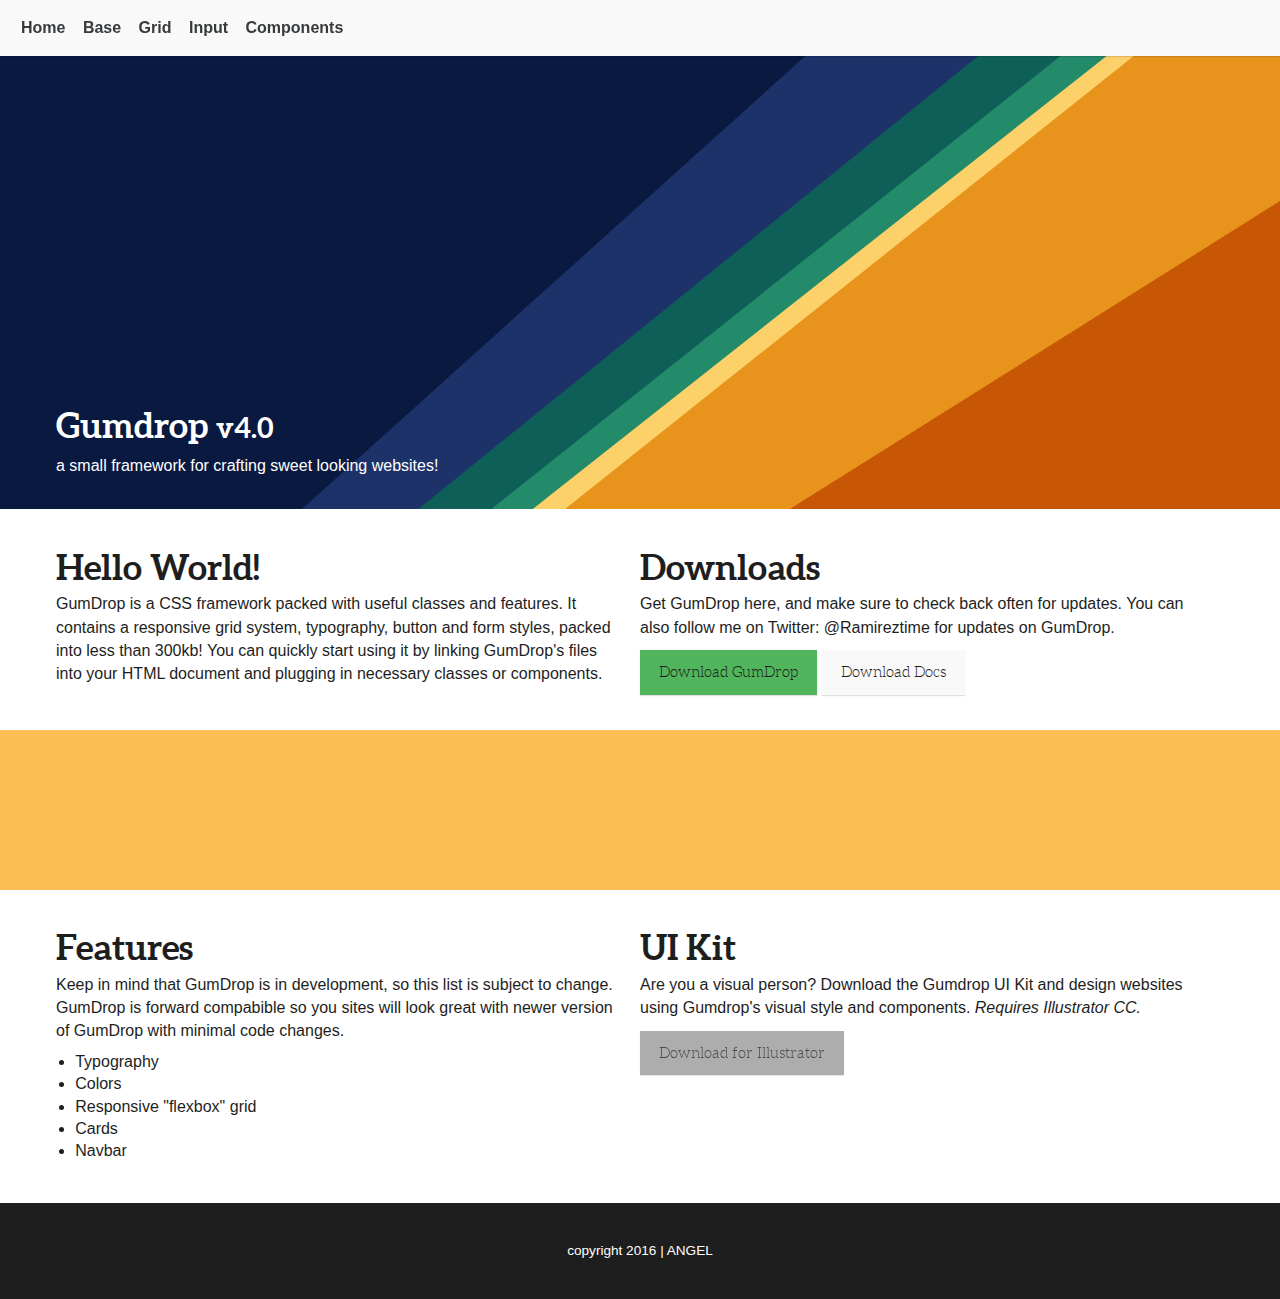
<file: docs/index.html>
<!DOCTYPE html>
<html lang="en">
<head>
    <meta charset="UTF-8">
	<meta name="viewport" content="width=device-width, initial-scale=1">
	<meta http-equiv="x-ua-compatible" content="ie=edge">

    <title>Gumdrop v4.0 | Home</title>

    <!-- This is the Gumdrop stylesheet, it requires that it be located at the top of your document.
    You can load additional stylesheets below it to manipulate Gumdrop or add your own CSS. -->
    <link rel="stylesheet" href="assets/css/gumdrop-base.css"/>
    <link rel="stylesheet" href="assets/css/documentation.css"/>

</head>
<body>
    
    <header id="site-header">
        <nav class="nav default">
            <a id="toggle-nav" onclick="toggle_visibility('menu');" title="Menu"><i class="fa fa-bars"></i> Menu</a>
            <div id="menu">
                <a href="index.html" title="Home">Home</a>
                <a href="base.html" title="Base">Base</a>
                <a href="grid.html" title="Grid">Grid</a>
                <a href="input.html" title="Inputs, Buttons, Forms">Input</a>
                <a href="components.html" title="Components">Components</a>
            </div>
        </nav>
    </header>

    <section class="hero">
        <div class="container">
            <div class="hero-text">
                <h1>Gumdrop <small>v4.0</small></h1>
                <p>a small framework for crafting sweet looking websites!</p>
            </div>
        </div>
    </section>

    <section class="default section-spacer">
        <div class="container">
            <div class="row">
                <div class="grid-6">
                    <h1>Hello World!</h1>
                    <p>GumDrop is a CSS framework packed with useful classes and features. It contains a responsive grid system, typography, button and form styles, packed into less than 300kb! You can quickly start using it by linking GumDrop's files into your HTML document and plugging in necessary classes or components.</p>
                </div>
                <div class="grid-6">
                    <h1>Downloads</h1>
                    <p>Get GumDrop here, and make sure to check back often for updates. You can also follow me on Twitter: @Ramireztime for updates on GumDrop.</p>
                    <div class="btn-group">
                        <a class="btn btn-block btn-success" title="View on GitHub" href="https://github.com/ramireztime/gumdrop">Download GumDrop</a>
                        <a class="btn btn-block btn-default" title="View on GitHub" href="https://github.com/ramireztime/gumdrop">Download Docs</a>
					</div>
                </div>
            </div>
        </div>
        </div>
    </section>

    <div class="decorative-spacer"></div>

    <section class="default section-spacer">
        <div class="container">
            <div class="row">
                <div class="grid-6">
                    <h1>Features</h1>
                    <p>Keep in mind that GumDrop is in development, so this list is subject to change. GumDrop is forward compabible so you sites will look great with newer version of GumDrop with minimal code changes. 
                    <ul>
                        <li>Typography</li>
                        <li>Colors</li>
                        <li>Responsive "flexbox" grid</li>
                        <li>Cards</li>
                        <li>Navbar</li>
                    </ul>
                    </p>
                </div>
                <div class="grid-6">
                    <h1>UI Kit</h1>
                    <p>Are you a visual person? Download the Gumdrop UI Kit and design websites using Gumdrop's visual style and components. <em>Requires Illustrator CC.</em></p>
                    <div class="btn-group">
                        <a class="btn btn-block disabled btn-success" title="Coming soon" href="#">Download for Illustrator</a>
					</div>
                </div>
            </div>
        </div>
        </div>
    </section>

    <footer id="site-footer">
        <p>copyright 2016 | ANGEL</p>
    </footer>

    <!-- This is the Gumdrop JavaScript file. It is required for use of Navbar component. Please note however,
    that it does NOT include (nor require) JQuery. You can however choose to load it on your project :) -->
    <script src="assets/js/gumdrop.js"></script>
</body>
</html>
</file>
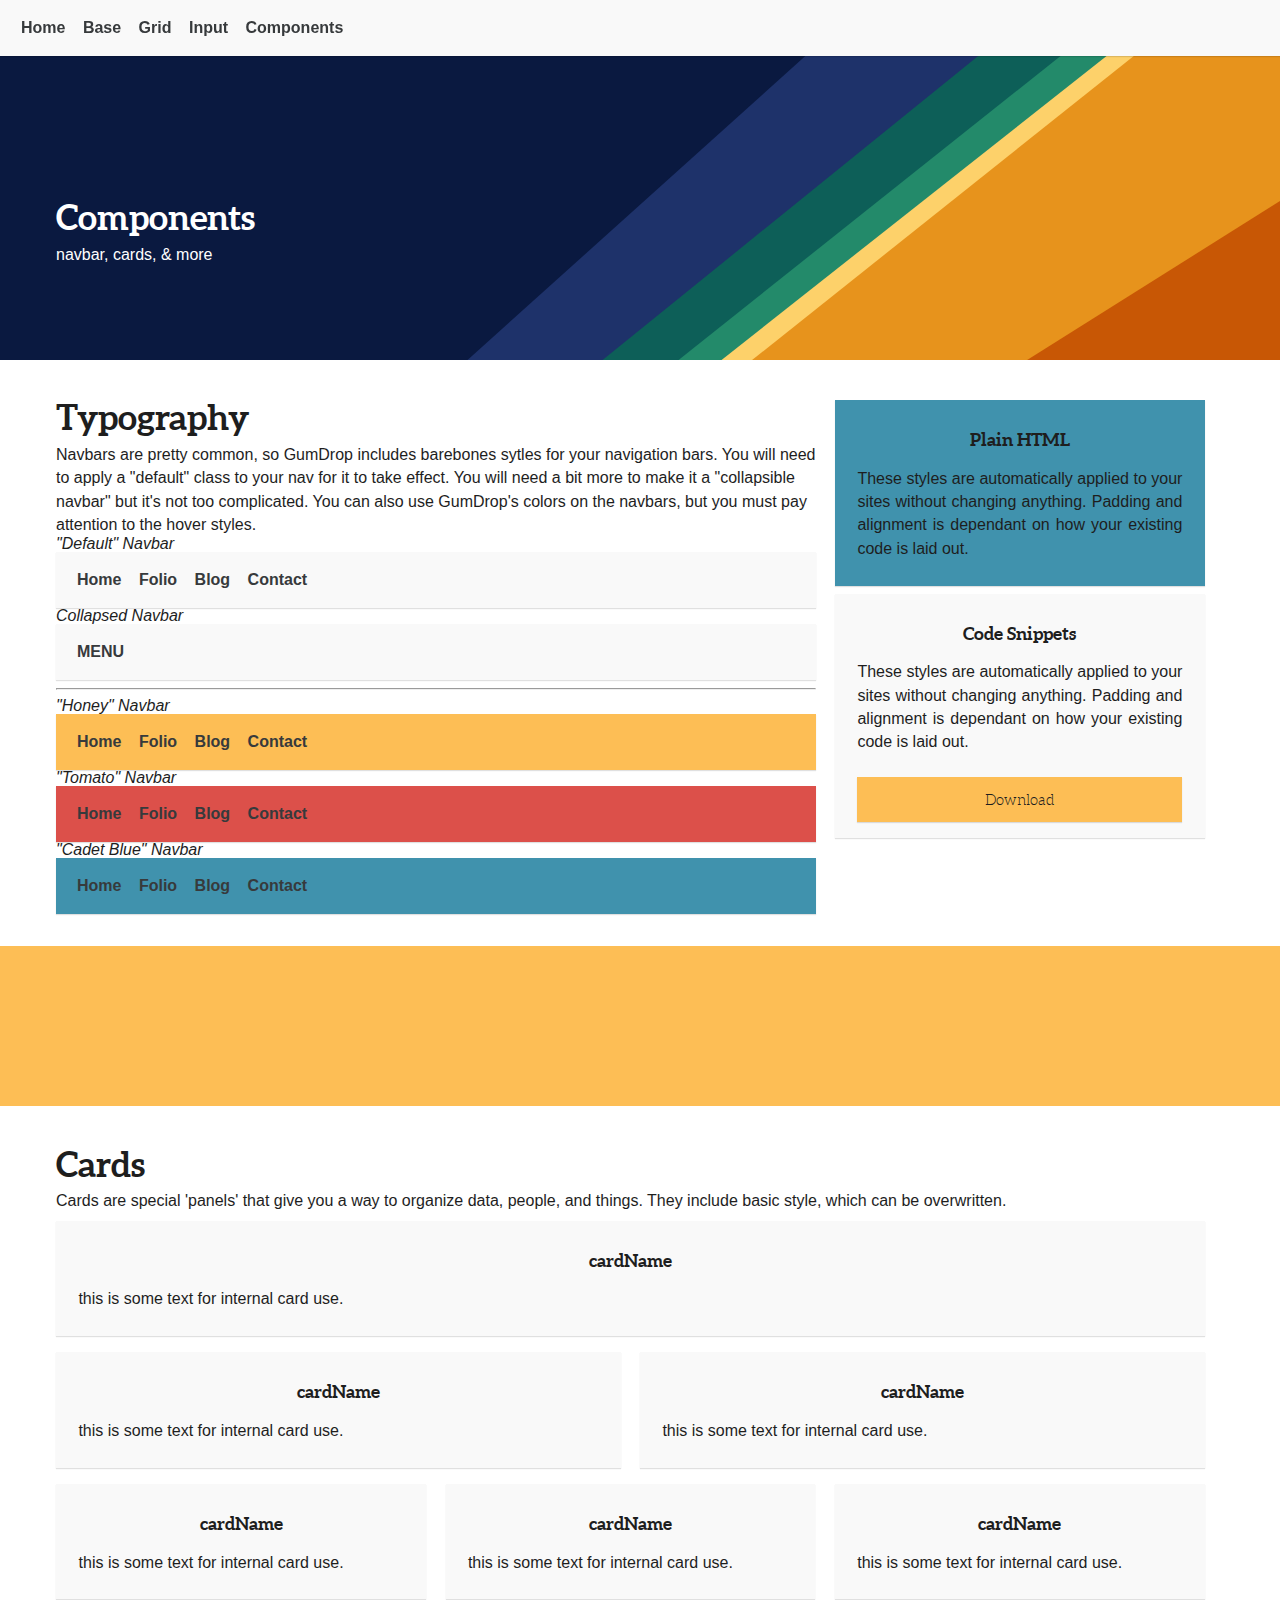
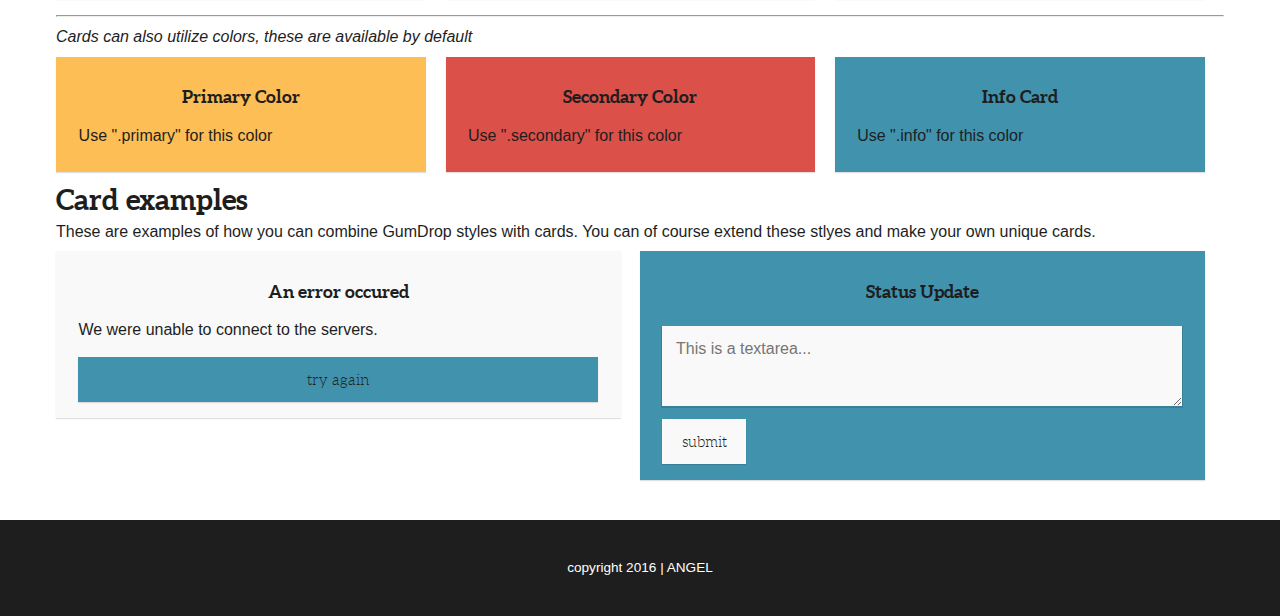
<file: docs/components.html>
<!DOCTYPE html>
<html lang="en">
<head>
    <meta charset="UTF-8">
	<meta name="viewport" content="width=device-width, initial-scale=1">
	<meta http-equiv="x-ua-compatible" content="ie=edge">

    <title>Gumdrop v4.0 | Components</title>

    <!-- This is the Gumdrop stylesheet, it requires that it be located at the top of your document.
    You can load additional stylesheets below it to manipulate Gumdrop or add your own CSS. -->
    <link rel="stylesheet" href="assets/css/gumdrop-base.css"/>
    <link rel="stylesheet" href="assets/css/documentation.css"/>

</head>
<body>
    
    <header id="site-header">
        <nav class="nav default">
            <a id="toggle-nav" onclick="toggle_visibility('menu');" href="#" title="Menu"><i class="fa fa-bars"></i> Menu</a>
            <div id="menu">
                <a href="index.html" title="Home">Home</a>
                <a href="base.html" title="Base">Base</a>
                <a href="grid.html" title="Grid">Grid</a>
                <a href="input.html" title="Inputs, Buttons, Forms">Input</a>
                <a href="components.html" title="Components">Components</a>
            </div>
        </nav>
    </header>

    <section class="hero-min">
        <div class="container">
            <!--<p class="hero-logo">
            <img src="assets/img/logo.svg" alt="Gumdrop logo with animated pulse background."/>
            </p>-->
            <div class="hero-text">
                <h1>Components</h1>
                <p>navbar, cards, &amp; more</p>
            </div>
        </div>
    </section>

    <section class="default section-spacer">
        <div class="container">
            <div class="row">
                <div class="grid-8">
                    <h1>Typography</h1>

						<p>Navbars are pretty common, so GumDrop includes barebones sytles for your navigation bars. You will need to apply a
							"default" class to your nav for it to take effect. You will need a bit more to make it a "collapsible navbar" but
							it's not too complicated. You can also use GumDrop's colors on the navbars, but you must pay attention to the hover
							styles.</p>

						<div id="nav-demo">
							<em class="small">"Default" Navbar</em>
							<br>
							<nav class="nav default">
								<a href="#" title="link">Home</a>
								<a href="#" title="link">Folio</a>
								<a href="#" title="link">Blog</a>
								<a href="#" title="link">Contact</a>
							</nav>

							<em class="small">Collapsed Navbar</em>
							<br>
							<nav class="nav default">
								<a id="toggle-nav2" onclick="toggle_visibility('menu2');" title="Menu"><i class="fa fa-bars"></i> Menu</a>
								<div id="menu2">
									<a href="#" title="link">Home</a>
									<a href="#" title="link">Folio</a>
									<a href="#" title="link">Blog</a>
									<a href="#" title="link">Contact</a>
								</div>
							</nav>

							<hr>

							<em class="small">"Honey" Navbar</em>
							<br>
							<nav class="nav primary">
								<a href="#" title="link">Home</a>
								<a href="#" title="link">Folio</a>
								<a href="#" title="link">Blog</a>
								<a href="#" title="link">Contact</a>
							</nav>

							<em class="small">"Tomato" Navbar</em>
							<br>
							<nav class="nav secondary">
								<a href="#" title="link">Home</a>
								<a href="#" title="link">Folio</a>
								<a href="#" title="link">Blog</a>
								<a href="#" title="link">Contact</a>
							</nav>

							<em class="small">"Cadet Blue" Navbar</em>
							<br>
							<nav class="nav info">
								<a href="#" title="link">Home</a>
								<a href="#" title="link">Folio</a>
								<a href="#" title="link">Blog</a>
								<a href="#" title="link">Contact</a>
							</nav>

						</div>

                </div>
                <div class="grid-4">
                    <div class="card info">
                        <div class="content">
                            <h4>Plain HTML</h4>
                            <p>These styles are automatically applied to your sites without changing anything. Padding and alignment is dependant on how your existing code is laid out.</p>
                        </div>
                    </div>
                    <div class="card default">
                        <div class="content">
                            <h4>Code Snippets</h4>
                            <p>These styles are automatically applied to your sites without changing anything. Padding and alignment is dependant on how your existing code is laid out.</p>
                            <div class="btn-group">
                                <a href="#" class="btn btn-primary btn-fblock" title="Download code snippets for base styles">Download</a>
                            </div>
                        </div>
                    </div>
                </div>
            </div>
        </div>
        </div>
    </section>

    <div class="decorative-spacer"></div>

    <section class="default section-spacer">
        <div class="container">
            <h1>Cards</h1>

            <p>Cards are special 'panels' that give you a way to organize data, people, and things. They include basic style, which
                can be overwritten.</p>

            <!-- Single Card -->
            <div class="row">
                <div class="grid-12">
                    <div class="card default">
                        <div class="content">
                            <h1>cardName</h1>
                            <p>this is some text for internal card use.</p>
                        </div>
                    </div>
                </div>
            </div>

            <!-- Double Cards -->
            <div class="row">
                <div class="grid-6">
                    <div class="card default">
                        <div class="content">
                            <h1>cardName</h1>
                            <p>this is some text for internal card use.</p>
                        </div>
                    </div>
                </div>
                <div class="grid-6">
                    <div class="card default">
                        <div class="content">
                            <h1>cardName</h1>
                            <p>this is some text for internal card use.</p>
                        </div>
                    </div>
                </div>
            </div>

            <!-- Triple Cards -->
            <div class="row">
                <div class="grid-4">
                    <div class="card default">
                        <div class="content">
                            <h1>cardName</h1>
                            <p>this is some text for internal card use.</p>
                        </div>
                    </div>
                </div>
                <div class="grid-4">
                    <div class="card default">
                        <div class="content">
                            <h1>cardName</h1>
                            <p>this is some text for internal card use.</p>
                        </div>
                    </div>
                </div>
                <div class="grid-4">
                    <div class="card default">
                        <div class="content">
                            <h1>cardName</h1>
                            <p>this is some text for internal card use.</p>
                        </div>
                    </div>
                </div>
            </div>
        
            <hr>
            <p><em class="small">Cards can also utilize colors, these are available by default</em></p>

            <!-- Triple Cards (mixin) -->
            <div class="row">
                <div class="grid-4">
                    <div class="card primary">
                        <div class="content">
                            <h1>Primary Color</h1>
                            <p>Use ".primary" for this color</p>
                        </div>
                    </div>
                </div>
                <div class="grid-4">
                    <div class="card secondary">
                        <div class="content">
                            <h1>Secondary Color</h1>
                            <p>Use ".secondary" for this color</p>
                        </div>
                    </div>
                </div>
                <div class="grid-4">
                    <div class="card info">
                        <div class="content">
                            <h1>Info Card</h1>
                            <p>Use ".info" for this color</p>
                        </div>
                    </div>
                </div>
            </div>

            <h3>Card examples</h3>

            <p>These are examples of how you can combine GumDrop styles with cards. You can of course extend these stlyes and make
                your own unique cards.</p>

            <!-- Styled Cards -->
            <div class="row">
                <div class="grid-6">
                    <div class="card default">
                        <div class="content">
                            <h1 class="info-text">An error occured</h1>
                            <p>We were unable to connect to the servers.</p>
                            <a href="#" class="btn btn-fblock btn-info" title="primary button">try again</a>
                        </div>
                    </div>
                </div>
                <div class="grid-6">
                    <div class="card info">
                        <div class="content">
                            <h1>Status Update</h1>
                            <form>
                                <div class="form-group">
                                    <textarea class="form-control" type="text" placeholder="This is a textarea..." name="firstname"></textarea>
                                </div>
                                <input type="submit" class="btn btn-default" value="submit" />
                            </form>
                        </div>
                    </div>
                </div>
            </div>

        </div>
    </section>

    <footer id="site-footer">
        <p>copyright 2016 | ANGEL</p>
    </footer>

    <!-- This is the Gumdrop JavaScript file. It is required for use of Navbar component. Please note however,
    that it does NOT include (nor require) JQuery. You can however choose to load it on your project :) -->
    <script src="assets/js/gumdrop.js"></script>
</body>
</html>
</file>
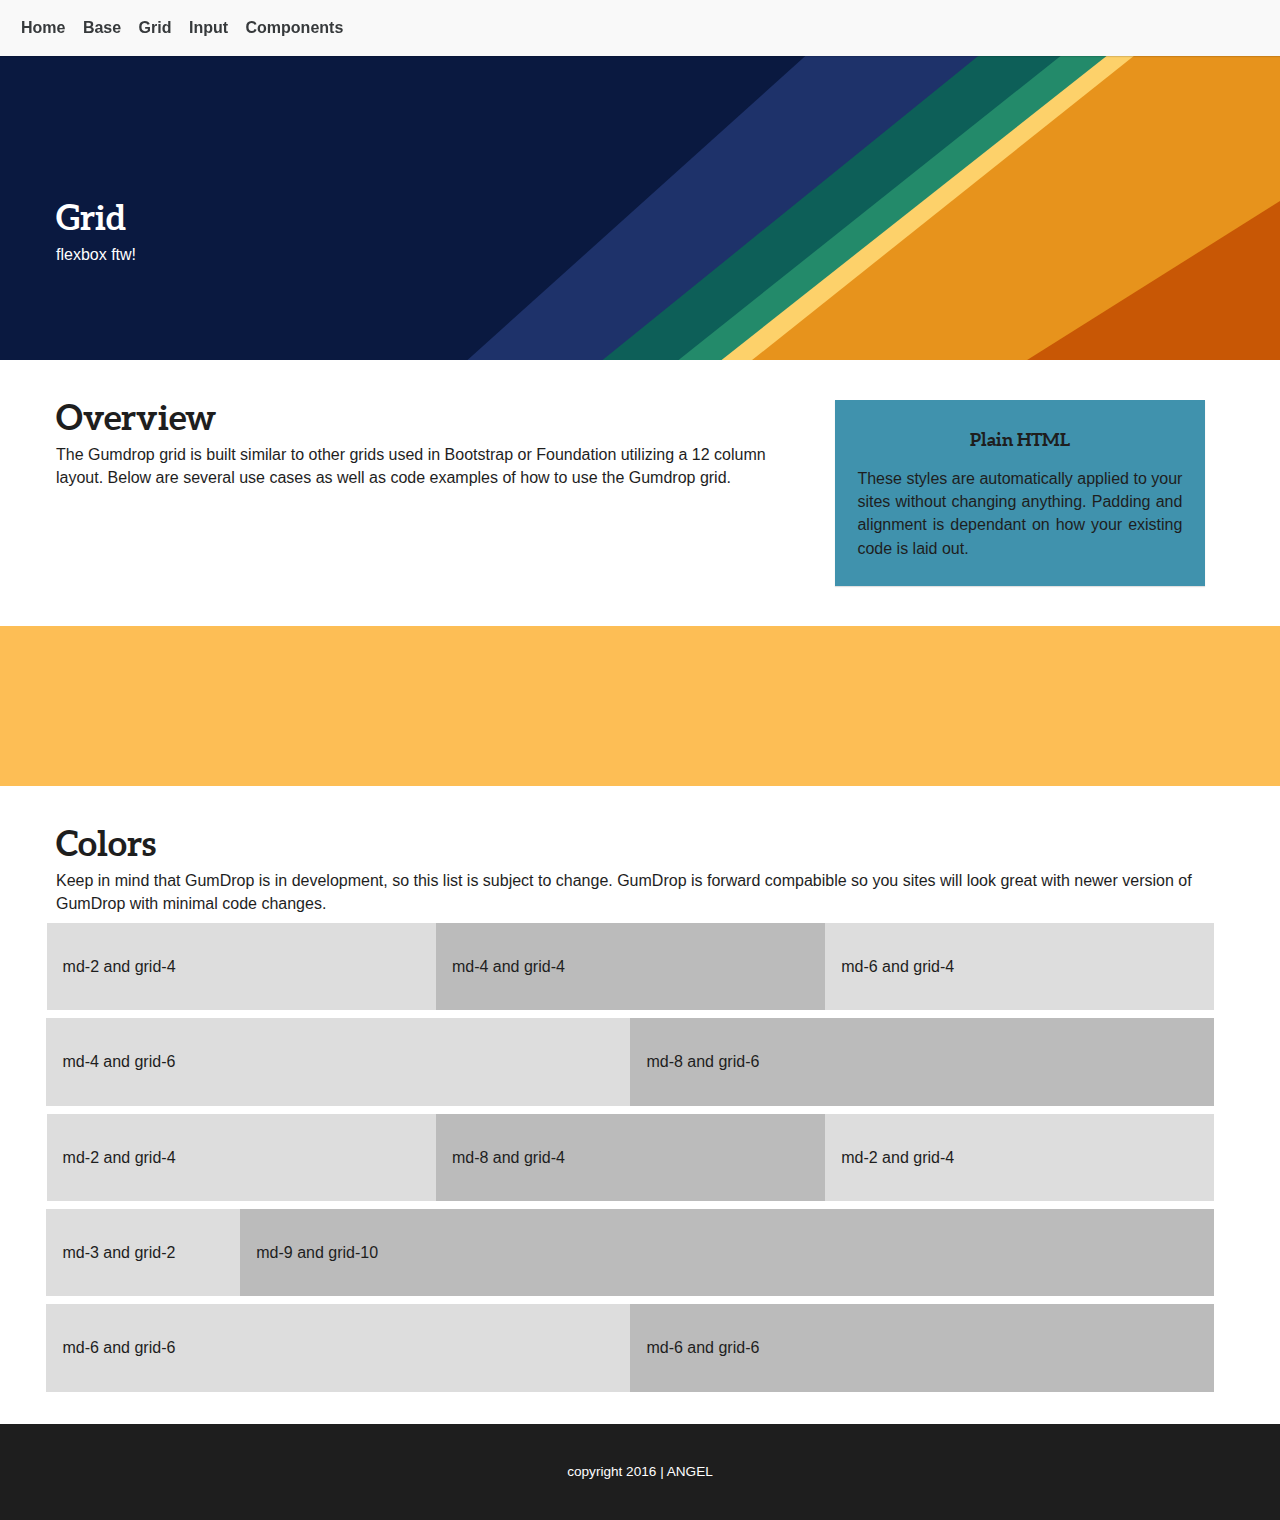
<file: docs/grid.html>
<!DOCTYPE html>
<html lang="en">
<head>
    <meta charset="UTF-8">
	<meta name="viewport" content="width=device-width, initial-scale=1">
	<meta http-equiv="x-ua-compatible" content="ie=edge">

    <title>Gumdrop v4.0 | Grid</title>

    <!-- This is the Gumdrop stylesheet, it requires that it be located at the top of your document.
    You can load additional stylesheets below it to manipulate Gumdrop or add your own CSS. -->
    <link rel="stylesheet" href="assets/css/gumdrop-base.css"/>
    <link rel="stylesheet" href="assets/css/documentation.css"/>

</head>
<body>
    
    <header id="site-header">
        <nav class="nav default">
            <a id="toggle-nav" onclick="toggle_visibility('menu');" title="Menu"><i class="fa fa-bars"></i> Menu</a>
            <div id="menu">
                <a href="index.html" title="Home">Home</a>
                <a href="base.html" title="Base">Base</a>
                <a href="grid.html" title="Grid">Grid</a>
                <a href="input.html" title="Inputs, Buttons, Forms">Input</a>
                <a href="components.html" title="Components">Components</a>
            </div>
        </nav>
    </header>

    <section class="hero-min">
        <div class="container">
            <div class="hero-text">
                <h1>Grid</h1>
                <p>flexbox ftw!</p>
            </div>
        </div>
    </section>

    <section class="default section-spacer">
        <div class="container">
            <div class="row">
                <div class="grid-8">
                    <h1>Overview</h1>
                    <p>The Gumdrop grid is built similar to other grids used in Bootstrap or Foundation utilizing a 12 column layout. Below are several use cases as well as code examples of how to use the Gumdrop grid.</p>
                </div>
                <div class="grid-4">
                    <div class="card info">
                        <div class="content">
                            <h4>Plain HTML</h4>
                            <p>These styles are automatically applied to your sites without changing anything. Padding and alignment is dependant on how your existing code is laid out.</p>
                        </div>
                    </div>
                </div>
            </div>
        </div>
        </div>
    </section>

    <div class="decorative-spacer"></div>

    <section class="default section-spacer">
        <div class="container">
            <h1>Colors</h1>
            <p>Keep in mind that GumDrop is in development, so this list is subject to change. GumDrop is forward compabible so you sites will look great with newer version of GumDrop with minimal code changes.</p>

            <div class="row">
                <div class="md-2 grid-4 vis"><p>md-2 and grid-4</p></div>
                <div class="md-4 grid-4 vis-alt"><p>md-4 and grid-4</p></div>
                <div class="md-6 grid-4 vis"><p>md-6 and grid-4</p></div>
            </div>
            <div class="row">
                <div class="md-4 grid-6 vis"><p>md-4 and grid-6</p></div>
                <div class="md-8 grid-6 vis-alt"><p>md-8 and grid-6</p></div>
            </div>
            <div class="row">
                <div class="md-2 grid-4 vis"><p>md-2 and grid-4</p></div>
                <div class="md-8 grid-4 vis-alt"><p>md-8 and grid-4</p></div>
                <div class="md-2 grid-4 vis"><p>md-2 and grid-4</p></div>
            </div>
            <div class="row">
                <div class="md-3 grid-2 vis"><p>md-3 and grid-2</p></div>
                <div class="md-9 grid-10 vis-alt"><p>md-9 and grid-10</p></div>
            </div>
            <div class="row">
                <div class="md-6 grid-6 vis"><p>md-6 and grid-6</p></div>
                <div class="md-6 grid-6 vis-alt"><p>md-6 and grid-6</p></div>
            </div>

        </div>
    </section>

    <footer id="site-footer">
        <p>copyright 2016 | ANGEL</p>
    </footer>

    <!-- This is the Gumdrop JavaScript file. It is required for use of Navbar component. Please note however,
    that it does NOT include (nor require) JQuery. You can however choose to load it on your project :) -->
    <script src="assets/js/gumdrop.js"></script>
</body>
</html>
</file>
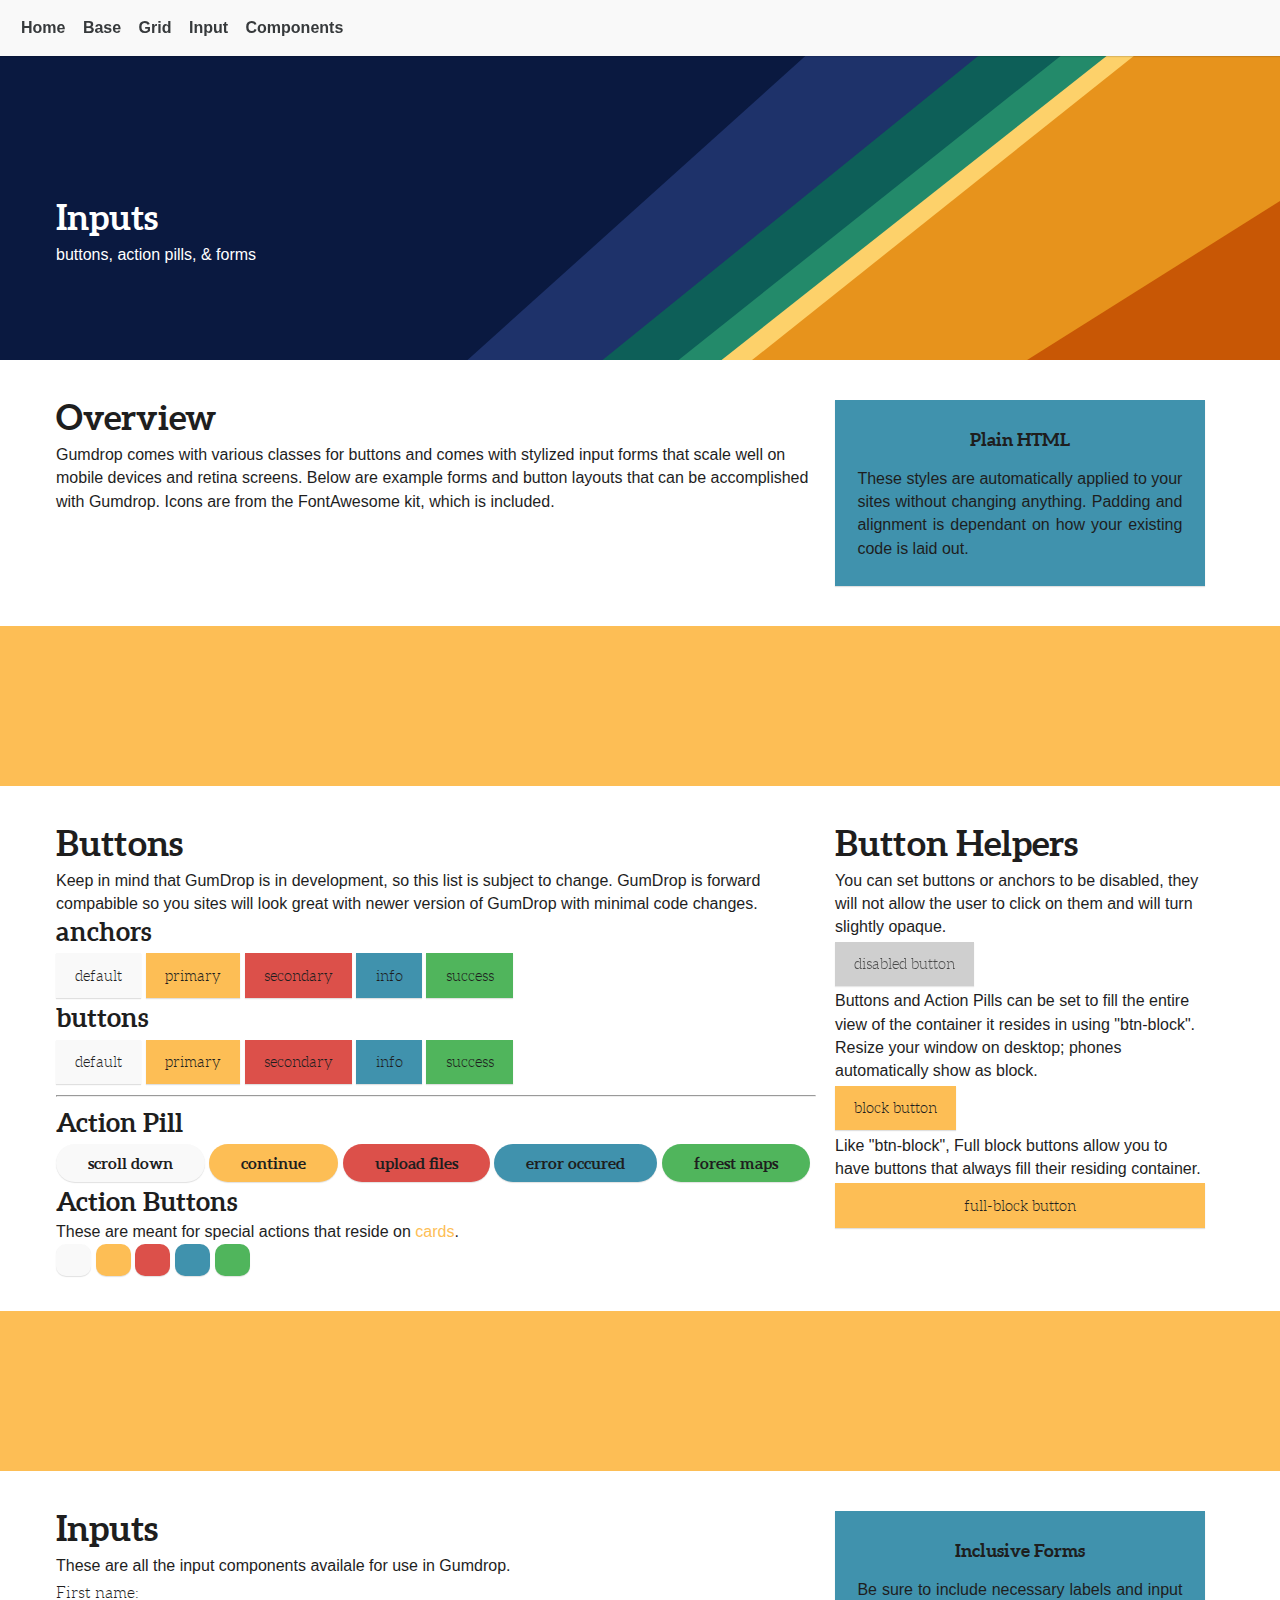
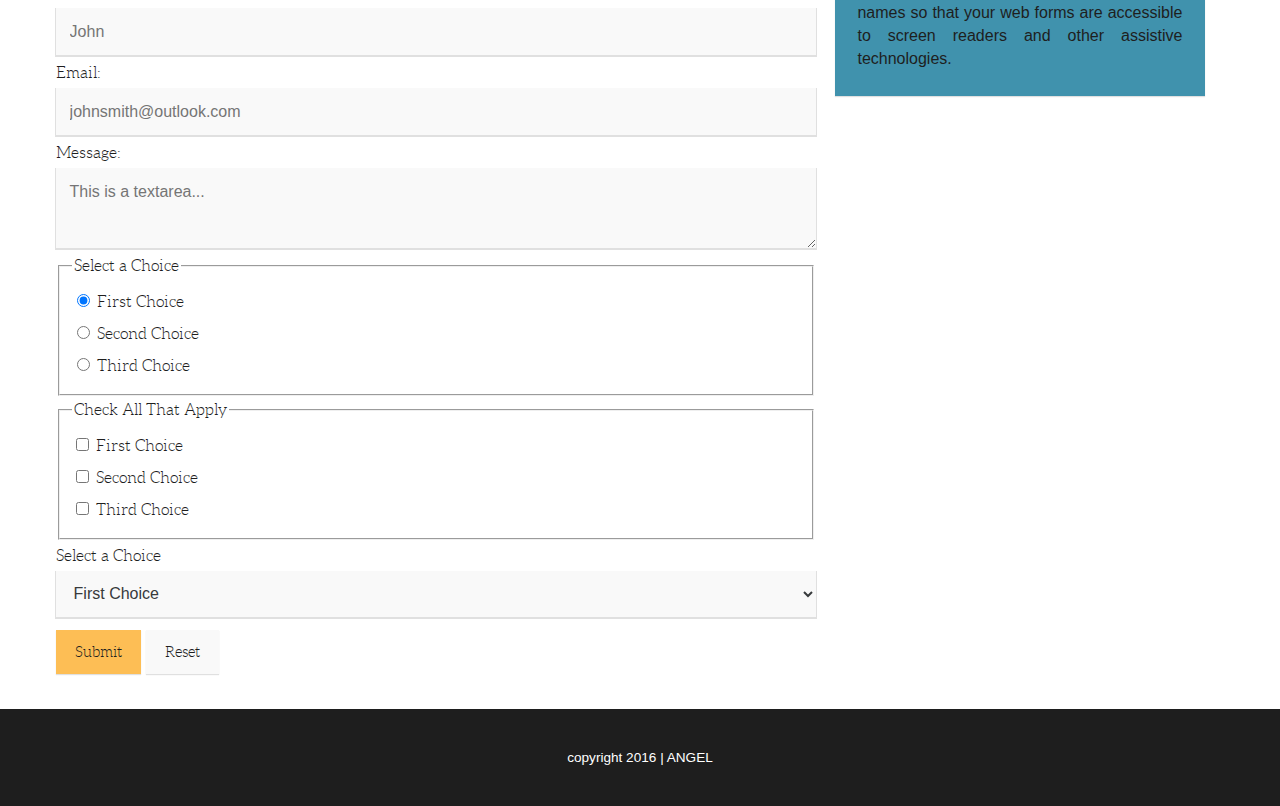
<file: docs/input.html>
<!DOCTYPE html>
<html lang="en">
<head>
    <meta charset="UTF-8">
	<meta name="viewport" content="width=device-width, initial-scale=1">
	<meta http-equiv="x-ua-compatible" content="ie=edge">

    <title>Gumdrop v4.0 | Inputs</title>

    <!-- This is the Gumdrop stylesheet, it requires that it be located at the top of your document.
    You can load additional stylesheets below it to manipulate Gumdrop or add your own CSS. -->
    <link rel="stylesheet" href="assets/css/gumdrop-base.css"/>
    <link rel="stylesheet" href="assets/css/documentation.css"/>

</head>
<body>
    
    <header id="site-header">
        <nav class="nav default">
            <a id="toggle-nav" onclick="toggle_visibility('menu');" title="Menu"><i class="fa fa-bars"></i> Menu</a>
            <div id="menu">
                <a href="index.html" title="Home">Home</a>
                <a href="base.html" title="Base">Base</a>
                <a href="grid.html" title="Grid">Grid</a>
                <a href="input.html" title="Inputs, Buttons, Forms">Input</a>
                <a href="components.html" title="Components">Components</a>
            </div>
        </nav>
    </header>

    <section class="hero-min">
        <div class="container">
            <!--<p class="hero-logo">
            <img src="assets/img/logo.svg" alt="Gumdrop logo with animated pulse background."/>
            </p>-->
            <div class="hero-text">
                <h1>Inputs</h1>
                <p>buttons, action pills, &amp; forms</p>
            </div>
        </div>
    </section>

    <section class="default section-spacer">
        <div class="container">
            <div class="row">
                <div class="grid-8">
                    <h1>Overview</h1>
                    <p>Gumdrop comes with various classes for buttons and comes with stylized input forms that scale well on mobile devices and retina screens. Below are example forms and button layouts that can be accomplished with Gumdrop. Icons are from the FontAwesome kit, which is included.</p>
                </div>
                <div class="grid-4">
                    <div class="card info">
                        <div class="content">
                            <h4>Plain HTML</h4>
                            <p>These styles are automatically applied to your sites without changing anything. Padding and alignment is dependant on how your existing code is laid out.</p>
                        </div>
                    </div>
                </div>
            </div>
        </div>
        </div>
    </section>

    <div class="decorative-spacer"></div>

    <section class="default section-spacer">
        <div class="container">
            <div class="row">
                <div class="grid-8">
                    <h1>Buttons</h1>
                    <p>Keep in mind that GumDrop is in development, so this list is subject to change. GumDrop is forward compabible so you sites will look great with newer version of GumDrop with minimal code changes.</p>
                    
                    <h4 class="small">anchors</h4>
                    <a href="#" class="btn btn-default btn-block" title="default button">default</a>
                    <a href="#" class="btn btn-primary btn-block" title="primary button">primary</a>
                    <a href="#" class="btn btn-secondary btn-block" title="secondary button">secondary</a>
                    <a href="#" class="btn btn-info btn-block" title="info button">info</a>
                    <a href="#" class="btn btn-success btn-block" title="success button">success</a>

                    <h4 class="small">buttons</h4>
                    <button class="btn btn-default btn-block">default</button>
                    <button class="btn btn-primary btn-block">primary</button>
                    <button class="btn btn-secondary btn-block">secondary</button>
                    <button class="btn btn-info btn-block">info</button>
                    <button class="btn btn-success btn-block">success</button>

                    <hr>

                    <h4 class="small">Action Pill</h4>
                    <a href="#" title="helloworld" class="action-pill btn-block btn-default"><i class="fa fa-chevron-down"></i> scroll down <i class="fa fa-chevron-down"></i></a>
                    <a href="#" title="helloworld" class="action-pill btn-block btn-primary"><i class="fa fa-arrow-right"></i> continue</a>
                    <a href="#" title="helloworld" class="action-pill btn-block btn-secondary"><i class="fa fa-cloud-upload"></i> upload files</a>
                    <a href="#" title="helloworld" class="action-pill btn-block btn-info"><i class="fa fa-refresh"></i> error occured</a>
                    <a href="#" title="helloworld" class="action-pill btn-block btn-success"><i class="fa fa-tree"></i> forest maps</a>

                    <h4 class="small">Action Buttons</h4>
                    <p>These are meant for special actions that reside on <a href="components.html#cards" title="View Cards">cards</a>.</p>
                    <a href="#" title="helloworld" class="action-bub btn-default"><i class="fa fa-reply"></i></a>
                    <a href="#" title="helloworld" class="action-bub btn-primary"><i class="fa fa-camera"></i></a>
                    <a href="#" title="helloworld" class="action-bub btn-secondary"><i class="fa fa-home"></i></a>
                    <a href="#" title="helloworld" class="action-bub btn-info"><i class="fa fa-map"></i></a>
                    <a href="#" title="helloworld" class="action-bub btn-success"><i class="fa fa-tree"></i></a>

                </div>
                <div class="grid-4">
                    <h1>Button Helpers</h1>
                    <p>You can set buttons or anchors to be disabled, they will not allow the user to click on them and will turn slightly opaque.</p>
                    <a href="#" class="btn disabled btn-primary" title="disabled button">disabled button</a>
                    <p>Buttons and Action Pills can be set to fill the entire view of the container it resides in using "btn-block". Resize your window on desktop; phones automatically show as block.</p>
                    <a href="#" class="btn btn-primary btn-block" title="block button">block button</a>
                    <p>Like "btn-block", Full block buttons allow you to have buttons that always fill their residing container.</p>
                    <a href="#" class="btn btn-primary btn-fblock" title="block button">full-block button</a>
                </div>
            </div>
        </div>
    </section>

    <div class="decorative-spacer"></div>

    <section class="default section-spacer">
        <div class="container">
            <div class="row">
                <div class="grid-8">
                    <h1>Inputs</h1>
                    <p>These are all the input components availale for use in Gumdrop.</p>

                    <form action="#">
                        <div class="form-group">
                            <label>First name:</label>
                            <br>
                            <input class="form-control" type="text" placeholder="John" name="firstname">
                        </div>
                        <div class="form-group">
                            <label>Email:</label>
                            <br>
                            <input class="form-control" type="email" placeholder="johnsmith@outlook.com" name="email">
                        </div>
                        <div class="form-group">
                            <label>Message:</label>
                            <br>
                            <textarea class="form-control" type="text" placeholder="This is a textarea..." name="firstname"></textarea>
                        </div>

                        <fieldset>
                            <legend id="title5" class="desc">Select a Choice</legend>

                            <div class="form-group">
                                <input name="exForm" type="radio" value="First Choice" checked="checked">
                                <label>First Choice</label>
                            </div>
                            <div class="form-group">
                                <input name="exForm" type="radio" value="Second Choice">
                                <label>Second Choice</label>
                            </div>
                            <div class="form-group">
                                <input name="exForm" type="radio" value="Third Choice">
                                <label>Third Choice</label>
                            </div>
                        </fieldset>

                        <fieldset>
                            <legend id="title6" class="desc">Check All That Apply</legend>

                            <div class="form-group">
                                <input name="exForm1" type="checkbox" value="First Choice">
                                <label for="exForm1">First Choice</label>
                            </div>
                            <div class="form-group">
                                <input name="exForm2" type="checkbox" value="Second Choice">
                                <label for="exForm2">Second Choice</label>
                            </div>
                            <div class="form-group">
                                <input name="exForm3" type="checkbox" value="Third Choice">
                                <label for="exForm3">Third Choice</label>
                            </div>
                        </fieldset>

                        <div class="form-group">
                        <label for="Field106">Select a Choice</label>
                        <select class="form-control">
                            <option value="First Choice">First Choice</option>
                            <option value="Second Choice">Second Choice</option>
                            <option value="Third Choice">Third Choice</option>
                        </select>
                        </div>

                        <div class="btn-group">
                            <input class="btn btn-primary" type="submit" value="Submit">
                            <input class="btn btn-default" type="reset" value="Reset">
                        </div>
                    </form>
                </div>
                <div class="grid-4">
                    <div class="card info">
                        <div class="content">
                            <h4>Inclusive Forms</h4>
                            <p>Be sure to include necessary labels and input names so that your web forms are accessible to screen readers and other assistive technologies.</p>
                        </div>
                    </div>
                </div>
            </div>
        </div>
        </div>
    </section>

    <footer id="site-footer">
        <p>copyright 2016 | ANGEL</p>
    </footer>

    <!-- This is the Gumdrop JavaScript file. It is required for use of Navbar component. Please note however,
    that it does NOT include (nor require) JQuery. You can however choose to load it on your project :) -->
    <script src="assets/js/gumdrop.js"></script>
</body>
</html>
</file>
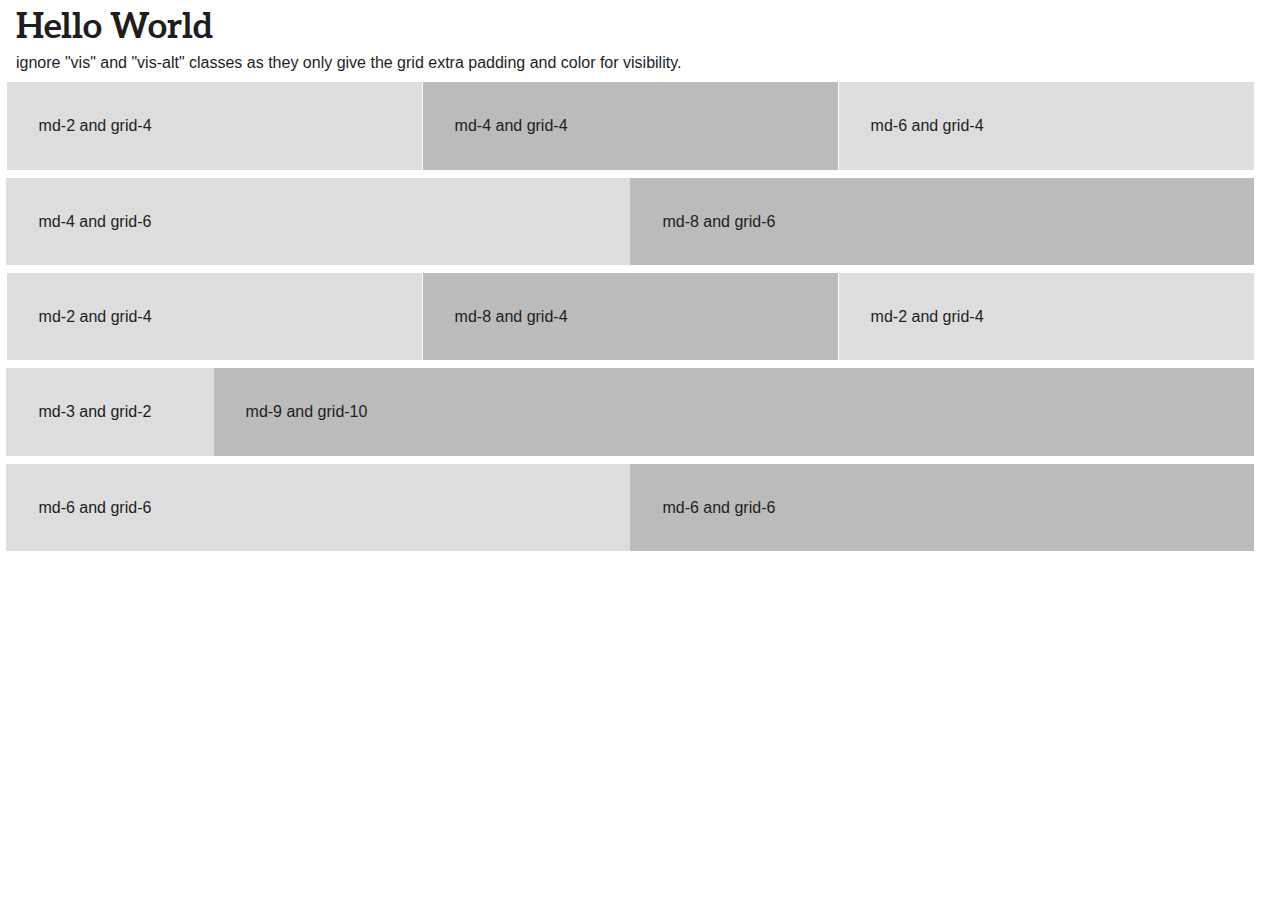
<file: experimental-grid/neue-grid-test.html>
<!DOCTYPE html>
<html lang="en">
<head>
    <meta charset="UTF-8">
	<meta name="viewport" content="width=device-width, initial-scale=1">
	<meta http-equiv="x-ua-compatible" content="ie=edge">

    <title>Gumdrop Grid</title>

    <!-- This is the Gumdrop stylesheet, it requires that it be located at the top of your document.
    You can load additional stylesheets below it to manipulate Gumdrop or add your own CSS. -->
    <link rel="stylesheet" href="../src/gumdrop-base.css"/>
    <style>
        .vis,
        .vis-alt {
            padding: 2em;
            margin-top: 8px !important;
        }
        .vis {
            background: #DDD;
        }
        .vis-alt {
            background: #BBB;
        }
    </style>

</head>
<body>

    <div class="container">
        <h1>Hello World</h1>
        <p>ignore "vis" and "vis-alt" classes as they only give the grid extra padding and color for visibility.</p>

        <!-- ignore "vis" and "vis-alt" classes as they only give the grid extra padding and color for visibility -->
        <div class="row">
            <div class="md-2 grid-4 vis"><p>md-2 and grid-4</p></div>
            <div class="md-4 grid-4 vis-alt"><p>md-4 and grid-4</p></div>
            <div class="md-6 grid-4 vis"><p>md-6 and grid-4</p></div>
        </div>
        <div class="row">
            <div class="md-4 grid-6 vis"><p>md-4 and grid-6</p></div>
            <div class="md-8 grid-6 vis-alt"><p>md-8 and grid-6</p></div>
        </div>
        <div class="row">
            <div class="md-2 grid-4 vis"><p>md-2 and grid-4</p></div>
            <div class="md-8 grid-4 vis-alt"><p>md-8 and grid-4</p></div>
            <div class="md-2 grid-4 vis"><p>md-2 and grid-4</p></div>
        </div>
        <div class="row">
            <div class="md-3 grid-2 vis"><p>md-3 and grid-2</p></div>
            <div class="md-9 grid-10 vis-alt"><p>md-9 and grid-10</p></div>
        </div>
        <div class="row">
            <div class="md-6 grid-6 vis"><p>md-6 and grid-6</p></div>
            <div class="md-6 grid-6 vis-alt"><p>md-6 and grid-6</p></div>
        </div>

    </div>

</body>
</html>
</file>
<file: docs/assets/css/documentation.css>
#site-header {
    margin-top: 0;
    position: fixed;
    width: 100%;
    z-index: 100;
}

.container {
    max-width: 1200px;
}

body {
    -webkit-background: #1E1E1E !important;
    background: url('../img/bg.svg') fixed #1E1E1E;
    background-size: cover;
    background-position: top left;
}

#site-footer {
    padding: 2.4em 0;
    background: #1E1E1E;
}

#site-footer p {
    color: #fff;
    text-align: center;
    font-size: 85%;
}

#header-helper{
    padding-top: 5em;
}

.hero {
    min-height: 40vh;
    color: #fff;
}

.hero .hero-text {
    padding-top: 25em;
    padding-bottom: 2em;
}

.hero-min {
    min-height: 40vh;
    color: #fff;
}

.hero-min .hero-text {
    padding-top: 12em;
    padding-bottom: 2em;
}

.section-spacer {
    padding: 2em 0;
    background: #fff;
}

.decorative-spacer {
    min-height: 10em;
    background: #FDBE55;
}

.square {
    width: 100%;
    display: block;
    padding: 1.4em;
    text-align: center;
    box-shadow: 0 1px 1px 1px rgba(0, 0, 0, 0.16);
    margin: 0.5em 0;
}

.vis,
.vis-alt {
    padding: 2em 1em;
    margin-top: 8px !important;
}
.vis {
    background: #DDD;
}
.vis-alt {
    background: #BBB;
}

nav #toggle-nav2 {
    font-weight: bold;
    text-transform: uppercase;
}
nav #menu2 {
    margin-top: 10px;
    display: none;
}

@media all and (min-width: 900px){

}

/** {
    border: 1px solid red;
}*/
</file>
<file: docs/assets/css/gumdrop-base.css>
@import "https://opensource.keycdn.com/fontawesome/4.5.0/font-awesome.min.css";@font-face{font-family:'Aleo';src:url("../fonts/aleo/Aleo-Regular-webfont.woff") format("woff");font-weight:normal;font-style:normal}@font-face{font-family:'Aleo';src:url("../fonts/aleo/Aleo-Italic-webfont.woff") format("woff");font-weight:normal;font-style:italic}@font-face{font-family:'Aleo';src:url("../fonts/aleo/Aleo-Light-webfont.woff") format("woff");font-weight:lighter;font-style:normal}@font-face{font-family:'Aleo';src:url("../fonts/aleo/Aleo-LightItalic-webfont.woff") format("woff");font-weight:lighter;font-style:italic}@font-face{font-family:'Aleo';src:url("../fonts/aleo/Aleo-Bold-webfont.woff") format("woff");font-weight:bold;font-style:normal}@font-face{font-family:'Aleo';src:url("../fonts/aleo/Aleo-BoldItalic-webfont.woff") format("woff");font-weight:bold;font-style:italic}*,*:before,*:after{box-sizing:border-box}html{-ms-text-size-adjust:100%;-webkit-text-size-adjust:100%}body{margin:0;font:16px/1 Segoe UI, "Helvetica Neue", Helvetica, Arial, sans-serif;-moz-osx-font-smoothing:grayscale;-webkit-font-smoothing:antialiased;color:#1E1E1E}h1,h2,h3,h4,h5,h6,p,blockquote,figure,ol,ul{margin:0;padding:0}main,li{display:block}h1,h2,h3,h4,h5,h6{font-size:inherit}strong,.strong{font-weight:bold}a{text-decoration:none}a,button{color:inherit}button{overflow:visible;border:0;font:inherit;-webkit-font-smoothing:inherit;letter-spacing:inherit;background:none;cursor:pointer}::-moz-focus-inner{padding:0;border:0}:focus{outline:0}img{max-width:100%;height:auto;border:0}.disabled{pointer-events:none;opacity:0.80;filter:grayscale(3);z-index:1}.container{margin:0 auto !important;padding:0 1em}ol,ul{padding:0.5em 0 0.5em 1.2em}ol{list-style:georgian, inside}ul{list-style:square, inside}li{padding:0.2em 0;display:list-item}.default{background:#F9F9F9}.primary{background:#FDBE55}.secondary{background:#DC504A}.info{background:#4092AD}.success{background:#50B55C}.inverse{background:#1E1E1E;color:#F9F9F9}h1,h2,h3,h4,h5,h6{font-family:"Aleo","Helvetica Neue",Helvetica,Arial,sans-serif;padding:0.125em 0}h1{font-size:2.2em;line-height:1.2em}h2{font-size:2em;line-height:1.125em}h3{font-size:1.8em;line-height:1.125em}h4{font-size:1.6em;line-height:1.125em}h5{font-size:1.4em;line-height:1.125em}h6{font-size:1.2em;line-height:1.125em}p{line-height:1.456em;text-align:justify}a{color:#FDBE55}a:hover{color:#fdaf2d}a:focus{text-decoration:underline}input[type=submit],input[type=reset],button,.btn{padding:1.8rem 1.2rem;text-align:center;color:#1E1E1E;display:inline-block;margin:0.2em 0;line-height:0;font-family:"Aleo","Helvetica Neue",Helvetica,Arial,sans-serif;font-size:0.965em;font-weight:500;box-shadow:0px 1px 1px 0px rgba(0,0,0,0.12);transition:color 0.3s,background 0.3s;border-radius:0}input[type=submit]:focus,input[type=reset]:focus,button:focus,.btn:focus{outline:2px #1E1E1E dashed;text-decoration:none}.btn-default{background:#F9F9F9}.btn-default:hover{color:#e5e5e5;background:#1E1E1E}.btn-primary{background:#FDBE55}.btn-primary:hover{color:#EDEDED;background:#1E1E1E}.btn-secondary{background:#DC504A}.btn-secondary:hover{color:#EDEDED;background:#d83b35}.btn-info{background:#4092AD}.btn-info:hover{color:#EDEDED;background:#35798f}.btn-success{background:#50B55C}.btn-success:hover{color:#EDEDED;background:#419b4c}.btn-block{width:100%}.btn-fblock{width:100%}.btn-group{margin-top:0.5em}.action-pill,.action-bub{box-shadow:0px 1px 1px 0px rgba(0,0,0,0.12);color:#1E1E1E;line-height:0;transition:color 0.3s,background 0.3s;display:inline-block}.action-pill:focus,.action-bub:focus{border:2px #1E1E1E dashed;text-decoration:none}.action-pill{padding:1.2em 2em;text-align:center;margin:0.2em 0;border-radius:1.6em;font-family:"Aleo","Helvetica Neue",Helvetica,Arial,sans-serif;font-weight:bold}.action-bub{border-radius:10px;padding:1em 1.1em}.action-bub:hover{color:#EDEDED !important}.row{display:block;flex-flow:row wrap;width:100%}.grid-12,.grid-10,.grid-8,.grid-6,.grid-4,.grid-3,.grid-2,.grid,.lg-6,.lg-4,.lg-2,.md-10,.md-9,.md-3,.md-2{width:100%;margin:0 auto !important}.nav{padding:1em;box-shadow:0px 1px 1px 0px rgba(0,0,0,0.12);z-index:100}.nav a{color:#373a3c;font-family:Segoe UI,Frutiger,Frutiger Linotype,"Helvetica Neue",Helvetica,Arial,sans-serif;font-size:1.125em;line-height:1.5;padding:20px;text-align:center;display:block;font-weight:600}.nav a:hover{background-color:#fdaf2d;color:#EDEDED}.nav #toggle-nav{text-transform:uppercase;font-weight:bold;padding:1px;font-size:1em;margin:5px !important;text-align:left;cursor:pointer}.nav #toggle-nav:hover{background-color:transparent;color:#fdaf2d}.nav #menu{margin-top:10px;display:none}.card{box-shadow:0px 1px 1px 0px rgba(0,0,0,0.12);margin:0.5em 0}.card header{background:#1E1E1E;color:#F9F9F9;padding:1.5em}.card .content{padding:0.8em 1.4em;box-sizing:border-box}.card h1,.card h2,.card h3,.card h4,.card h5,.card h6{line-height:1.4;font-size:1.125rem;padding:0.8em 0;text-align:center}.card p{padding:0 0 0.8em 0;text-align:justify}.form-group,.form-group-radio,.form-group-checkbox{margin:8px 0 10px 0}.form-group-radio label,.form-group-checkbox label{font-family:Segoe UI,Frutiger,Frutiger Linotype,"Helvetica Neue",Helvetica,Arial,sans-serif}.form-control{min-width:100%}input,textarea,select{background-color:#F9F9F9;margin-top:0.45em;display:block}input[type='checkbox'],input[type='radio']{box-shadow:none;background-color:transparent;display:inline}input[type='checkbox']:focus,input[type='radio']:focus{outline:2px solid Highlight !important}input[type='submit'],input[type='reset']{display:inline-block;font-family:"Aleo","Helvetica Neue",Helvetica,Arial,sans-serif;font-weight:normal;border:none;cursor:pointer}input[type='text'],input[type='email'],input[type='url'],input[type='password'],textarea,select{box-shadow:0px 1px 0px 1px rgba(0,0,0,0.12);border:none;font-family:Segoe UI,Frutiger,Frutiger Linotype,"Helvetica Neue",Helvetica,Arial,sans-serif;font-size:1em;color:#373a3c;padding:0.9em 0.85em}select{padding:0.83em 0.85em !important;box-shadow:0px 1px 0px 1px rgba(0,0,0,0.12)}input[type='text']:focus,input[type='email']:focus,input[type='url']:focus,input[type='password']:focus,textarea:focus,select:focus{background-color:#FFFFFF;transition:0.3s;-webkit-outline:2px solid #4092AD;-moz-outline:2px solid #4092AD;-ms-outline:2px solid Highlight;-o-outline:2px solid #4092AD;outline:2px solid Highlight}textarea{overflow-y:scroll;word-wrap:normal;min-height:5em}label,fieldset{font-family:"Aleo","Helvetica Neue",Helvetica,Arial,sans-serif}fieldset{margin-top:0.4em}@media all and (min-width: 768px){.row{display:flex;box-sizing:border-box;margin:0 -0.6em}[class*='grid-']{padding:0 0.6em}.md-2{width:16.65%}.md-3{width:25%}.md-4{width:33.3%}.md-6{width:50%}.md-8{width:66.7%}.md-9{width:75%}.md-10{width:33.33%}.btn-block{width:auto;text-align:center}p{text-align:left}.nav a{margin:0;padding:5px 8px 0 5px;text-align:left;display:inline}.nav a:hover{background-color:transparent;color:#fdaf2d}.nav #toggle-nav{text-transform:uppercase;padding:1px}.nav #toggle-nav:hover{background-color:transparent;color:#fdaf2d}}@media all and (min-width: 899px){.nav #menu{display:inline !important;visibility:visible !important}}@media all and (min-width: 901px){.nav #menu{display:inline !important;visibility:visible !important}}@media all and (min-width: 900px){.grid-2{width:16.6%}.grid-3{width:25%}.grid-4{width:33.3%}.grid-6{width:50%}.grid-8{width:66.7%}.grid-10{width:83.4%}.nav{padding:1em;z-index:1}.nav a{display:inline;font-size:1rem}.nav #toggle-nav{display:none !important;visibility:hidden !important}.nav #menu{display:inline;visibility:visible !important}input[type=submit],input[type=reset],button,.btn{padding:1.4rem 1.2rem}}
/*# sourceMappingURL=gumdrop-base.css.map */
</file>
<file: src/gumdrop-base.css>
@import "https://opensource.keycdn.com/fontawesome/4.5.0/font-awesome.min.css";@font-face{font-family:'Aleo';src:url("../fonts/aleo/Aleo-Regular-webfont.woff") format("woff");font-weight:normal;font-style:normal}@font-face{font-family:'Aleo';src:url("../fonts/aleo/Aleo-Italic-webfont.woff") format("woff");font-weight:normal;font-style:italic}@font-face{font-family:'Aleo';src:url("../fonts/aleo/Aleo-Light-webfont.woff") format("woff");font-weight:lighter;font-style:normal}@font-face{font-family:'Aleo';src:url("../fonts/aleo/Aleo-LightItalic-webfont.woff") format("woff");font-weight:lighter;font-style:italic}@font-face{font-family:'Aleo';src:url("../fonts/aleo/Aleo-Bold-webfont.woff") format("woff");font-weight:bold;font-style:normal}@font-face{font-family:'Aleo';src:url("../fonts/aleo/Aleo-BoldItalic-webfont.woff") format("woff");font-weight:bold;font-style:italic}*,*:before,*:after{box-sizing:border-box}html{-ms-text-size-adjust:100%;-webkit-text-size-adjust:100%}body{margin:0;font:16px/1 Segoe UI, "Helvetica Neue", Helvetica, Arial, sans-serif;-moz-osx-font-smoothing:grayscale;-webkit-font-smoothing:antialiased;color:#1E1E1E}h1,h2,h3,h4,h5,h6,p,blockquote,figure,ol,ul{margin:0;padding:0}main,li{display:block}h1,h2,h3,h4,h5,h6{font-size:inherit}strong,.strong{font-weight:bold}a{text-decoration:none}a,button{color:inherit}button{overflow:visible;border:0;font:inherit;-webkit-font-smoothing:inherit;letter-spacing:inherit;background:none;cursor:pointer}::-moz-focus-inner{padding:0;border:0}:focus{outline:0}img{max-width:100%;height:auto;border:0}.disabled{pointer-events:none;opacity:0.80;filter:grayscale(3);z-index:1}.container{margin:0 auto !important;padding:0 1em}ol,ul{padding:0.5em 0 0.5em 1.2em}ol{list-style:georgian, inside}ul{list-style:square, inside}li{padding:0.2em 0;display:list-item}.default{background:#F9F9F9}.primary{background:#FDBE55}.secondary{background:#DC504A}.info{background:#4092AD}.success{background:#50B55C}.inverse{background:#1E1E1E;color:#F9F9F9}h1,h2,h3,h4,h5,h6{font-family:"Aleo","Helvetica Neue",Helvetica,Arial,sans-serif;padding:0.125em 0}h1{font-size:2.2em;line-height:1.2em}h2{font-size:2em;line-height:1.125em}h3{font-size:1.8em;line-height:1.125em}h4{font-size:1.6em;line-height:1.125em}h5{font-size:1.4em;line-height:1.125em}h6{font-size:1.2em;line-height:1.125em}p{line-height:1.456em;text-align:justify}a{color:#FDBE55}a:hover{color:#fdaf2d}a:focus{text-decoration:underline}input[type=submit],input[type=reset],button,.btn{padding:1.8rem 1.2rem;text-align:center;color:#1E1E1E;display:inline-block;margin:0.2em 0;line-height:0;font-family:"Aleo","Helvetica Neue",Helvetica,Arial,sans-serif;font-size:0.965em;font-weight:500;box-shadow:0px 1px 1px 0px rgba(0,0,0,0.12);transition:color 0.3s,background 0.3s;border-radius:0}input[type=submit]:focus,input[type=reset]:focus,button:focus,.btn:focus{outline:2px #1E1E1E dashed;text-decoration:none}.btn-default{background:#F9F9F9}.btn-default:hover{color:#e5e5e5;background:#1E1E1E}.btn-primary{background:#FDBE55}.btn-primary:hover{color:#EDEDED;background:#1E1E1E}.btn-secondary{background:#DC504A}.btn-secondary:hover{color:#EDEDED;background:#d83b35}.btn-info{background:#4092AD}.btn-info:hover{color:#EDEDED;background:#35798f}.btn-success{background:#50B55C}.btn-success:hover{color:#EDEDED;background:#419b4c}.btn-block{width:100%}.btn-fblock{width:100%}.btn-group{margin-top:0.5em}.action-pill,.action-bub{box-shadow:0px 1px 1px 0px rgba(0,0,0,0.12);color:#1E1E1E;line-height:0;transition:color 0.3s,background 0.3s;display:inline-block}.action-pill:focus,.action-bub:focus{border:2px #1E1E1E dashed;text-decoration:none}.action-pill{padding:1.2em 2em;text-align:center;margin:0.2em 0;border-radius:1.6em;font-family:"Aleo","Helvetica Neue",Helvetica,Arial,sans-serif;font-weight:bold}.action-bub{border-radius:10px;padding:1em 1.1em}.action-bub:hover{color:#EDEDED !important}.row{display:block;flex-flow:row wrap;width:100%}.grid-12,.grid-10,.grid-8,.grid-6,.grid-4,.grid-3,.grid-2,.grid,.lg-6,.lg-4,.lg-2,.md-10,.md-9,.md-3,.md-2{width:100%;margin:0 auto !important}.nav{padding:1em;box-shadow:0px 1px 1px 0px rgba(0,0,0,0.12);z-index:100}.nav a{color:#373a3c;font-family:Segoe UI,Frutiger,Frutiger Linotype,"Helvetica Neue",Helvetica,Arial,sans-serif;font-size:1.125em;line-height:1.5;padding:20px;text-align:center;display:block;font-weight:600}.nav a:hover{background-color:#fdaf2d;color:#EDEDED}.nav #toggle-nav{text-transform:uppercase;font-weight:bold;padding:1px;font-size:1em;margin:5px !important;text-align:left;cursor:pointer}.nav #toggle-nav:hover{background-color:transparent;color:#fdaf2d}.nav #menu{margin-top:10px;display:none}.card{box-shadow:0px 1px 1px 0px rgba(0,0,0,0.12);margin:0.5em 0}.card header{background:#1E1E1E;color:#F9F9F9;padding:1.5em}.card .content{padding:0.8em 1.4em;box-sizing:border-box}.card h1,.card h2,.card h3,.card h4,.card h5,.card h6{line-height:1.4;font-size:1.125rem;padding:0.8em 0;text-align:center}.card p{padding:0 0 0.8em 0;text-align:justify}.form-group,.form-group-radio,.form-group-checkbox{margin:8px 0 10px 0}.form-group-radio label,.form-group-checkbox label{font-family:Segoe UI,Frutiger,Frutiger Linotype,"Helvetica Neue",Helvetica,Arial,sans-serif}.form-control{min-width:100%}input,textarea,select{background-color:#F9F9F9;margin-top:0.45em;display:block}input[type='checkbox'],input[type='radio']{box-shadow:none;background-color:transparent;display:inline}input[type='checkbox']:focus,input[type='radio']:focus{outline:2px solid Highlight !important}input[type='submit'],input[type='reset']{display:inline-block;font-family:"Aleo","Helvetica Neue",Helvetica,Arial,sans-serif;font-weight:normal;border:none;cursor:pointer}input[type='text'],input[type='email'],input[type='url'],input[type='password'],textarea,select{box-shadow:0px 1px 0px 1px rgba(0,0,0,0.12);border:none;font-family:Segoe UI,Frutiger,Frutiger Linotype,"Helvetica Neue",Helvetica,Arial,sans-serif;font-size:1em;color:#373a3c;padding:0.9em 0.85em}select{padding:0.83em 0.85em !important;box-shadow:0px 1px 0px 1px rgba(0,0,0,0.12)}input[type='text']:focus,input[type='email']:focus,input[type='url']:focus,input[type='password']:focus,textarea:focus,select:focus{background-color:#FFFFFF;transition:0.3s;-webkit-outline:2px solid #4092AD;-moz-outline:2px solid #4092AD;-ms-outline:2px solid Highlight;-o-outline:2px solid #4092AD;outline:2px solid Highlight}textarea{overflow-y:scroll;word-wrap:normal;min-height:5em}label,fieldset{font-family:"Aleo","Helvetica Neue",Helvetica,Arial,sans-serif}fieldset{margin-top:0.4em}@media all and (min-width: 768px){.row{display:flex;box-sizing:border-box;margin:0 -0.6em}[class*='grid-']{padding:0 0.6em}.md-2{width:16.65%}.md-3{width:25%}.md-4{width:33.3%}.md-6{width:50%}.md-8{width:66.7%}.md-9{width:75%}.md-10{width:33.33%}.btn-block{width:auto;text-align:center}p{text-align:left}.nav a{margin:0;padding:5px 8px 0 5px;text-align:left;display:inline}.nav a:hover{background-color:transparent;color:#fdaf2d}.nav #toggle-nav{text-transform:uppercase;padding:1px}.nav #toggle-nav:hover{background-color:transparent;color:#fdaf2d}}@media all and (min-width: 899px){.nav #menu{display:inline !important;visibility:visible !important}}@media all and (min-width: 901px){.nav #menu{display:inline !important;visibility:visible !important}}@media all and (min-width: 900px){.grid-2{width:16.6%}.grid-3{width:25%}.grid-4{width:33.3%}.grid-6{width:50%}.grid-8{width:66.7%}.grid-10{width:83.4%}.nav{padding:1em;z-index:1}.nav a{display:inline;font-size:1rem}.nav #toggle-nav{display:none !important;visibility:hidden !important}.nav #menu{display:inline;visibility:visible !important}input[type=submit],input[type=reset],button,.btn{padding:1.4rem 1.2rem}}
/*# sourceMappingURL=gumdrop-base.css.map */
</file>
